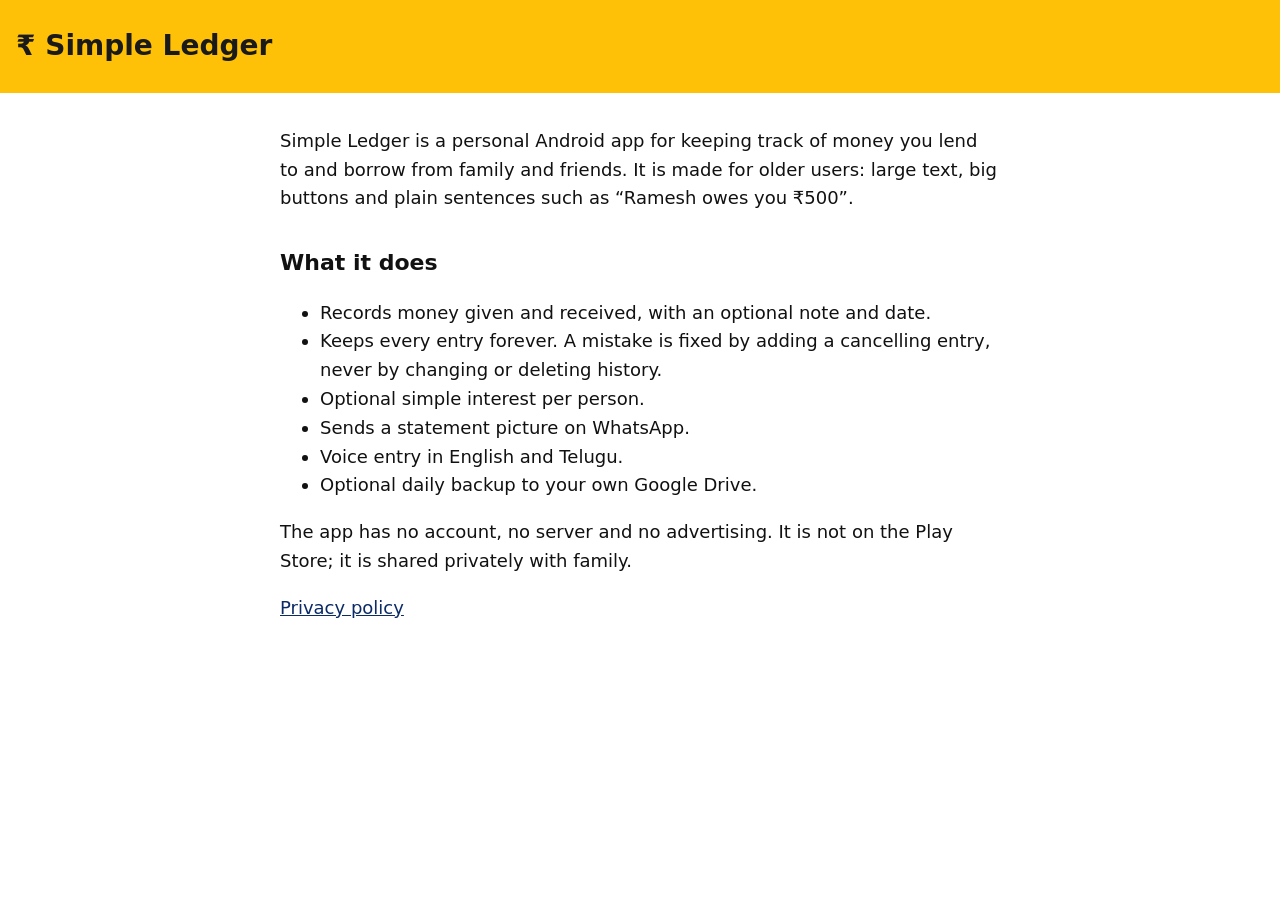
<file: index.html>
<!doctype html>
<html lang="en">
<head>
  <meta charset="utf-8">
  <meta name="viewport" content="width=device-width, initial-scale=1">
  <title>Simple Ledger</title>
  <link rel="stylesheet" href="style.css">
</head>
<body>
  <header><h1>₹ Simple Ledger</h1></header>
  <main>
    <p>Simple Ledger is a personal Android app for keeping track of money you lend to and borrow from family and friends.
      It is made for older users: large text, big buttons and plain sentences such as “Ramesh owes you ₹500”.</p>

    <h2>What it does</h2>
    <ul>
      <li>Records money given and received, with an optional note and date.</li>
      <li>Keeps every entry forever. A mistake is fixed by adding a cancelling entry, never by changing or deleting history.</li>
      <li>Optional simple interest per person.</li>
      <li>Sends a statement picture on WhatsApp.</li>
      <li>Voice entry in English and Telugu.</li>
      <li>Optional daily backup to your own Google Drive.</li>
    </ul>

    <p>The app has no account, no server and no advertising. It is not on the Play Store; it is shared privately with family.</p>

    <p><a href="privacy.html">Privacy policy</a></p>
  </main>
</body>
</html>
</file>
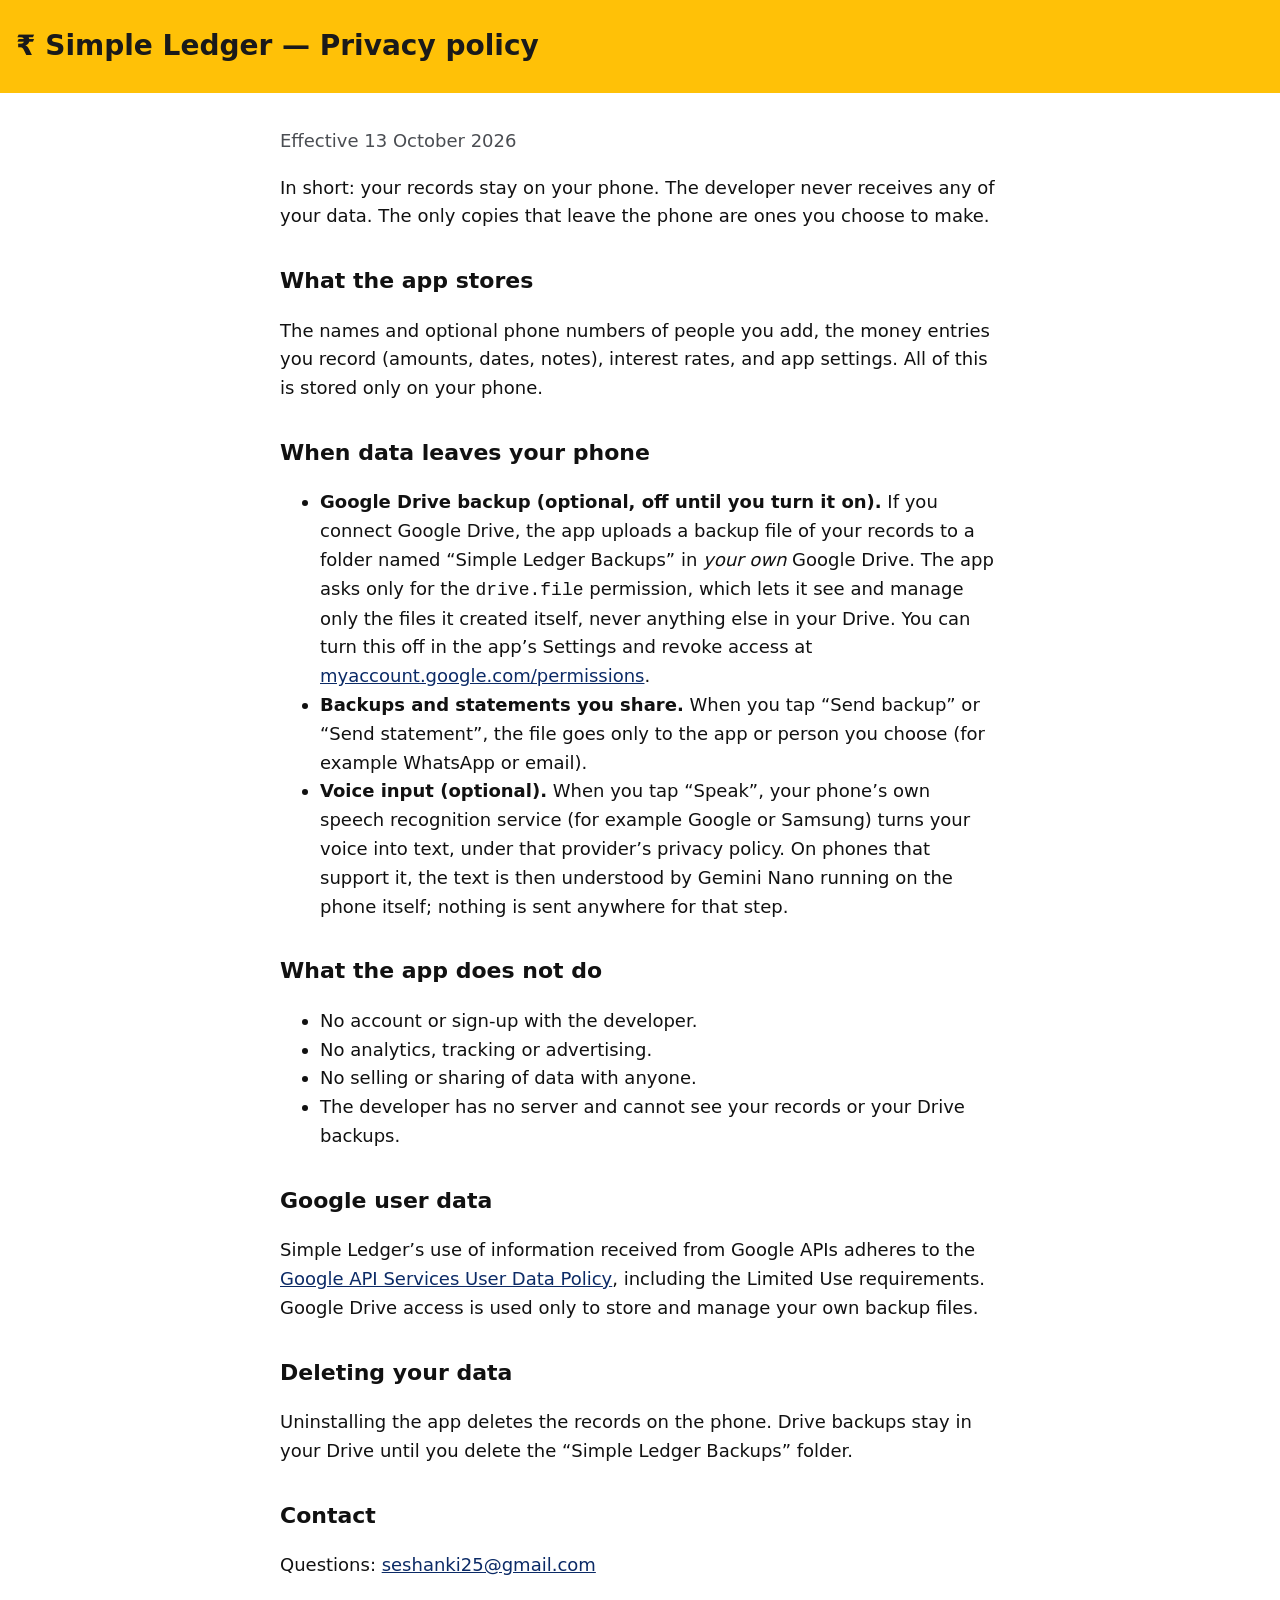
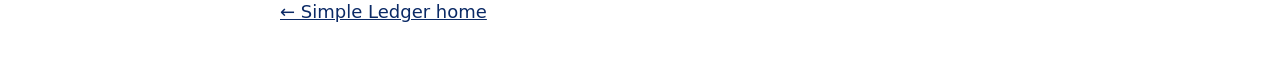
<file: privacy.html>
<!doctype html>
<html lang="en">
<head>
  <meta charset="utf-8">
  <meta name="viewport" content="width=device-width, initial-scale=1">
  <title>Simple Ledger Privacy</title>
  <link rel="stylesheet" href="style.css">
</head>
<body>
  <header><h1>₹ Simple Ledger — Privacy policy</h1></header>
  <main>
    <p class="muted">Effective 13 October 2026</p>

    <p>In short: your records stay on your phone. The developer never receives any of your data.
      The only copies that leave the phone are ones you choose to make.</p>

    <h2>What the app stores</h2>
    <p>The names and optional phone numbers of people you add, the money entries you record (amounts, dates, notes),
      interest rates, and app settings. All of this is stored only on your phone.</p>

    <h2>When data leaves your phone</h2>
    <ul>
      <li><strong>Google Drive backup (optional, off until you turn it on).</strong> If you connect Google Drive, the app
        uploads a backup file of your records to a folder named “Simple Ledger Backups” in <em>your own</em> Google Drive.
        The app asks only for the <code>drive.file</code> permission, which lets it see and manage only the files it
        created itself, never anything else in your Drive. You can turn this off in the app’s Settings and revoke access at
        <a href="https://myaccount.google.com/permissions">myaccount.google.com/permissions</a>.</li>
      <li><strong>Backups and statements you share.</strong> When you tap “Send backup” or “Send statement”, the file goes
        only to the app or person you choose (for example WhatsApp or email).</li>
      <li><strong>Voice input (optional).</strong> When you tap “Speak”, your phone’s own speech recognition service (for
        example Google or Samsung) turns your voice into text, under that provider’s privacy policy. On phones that
        support it, the text is then understood by Gemini Nano running on the phone itself; nothing is sent anywhere for
        that step.</li>
    </ul>

    <h2>What the app does not do</h2>
    <ul>
      <li>No account or sign-up with the developer.</li>
      <li>No analytics, tracking or advertising.</li>
      <li>No selling or sharing of data with anyone.</li>
      <li>The developer has no server and cannot see your records or your Drive backups.</li>
    </ul>

    <h2>Google user data</h2>
    <p>Simple Ledger’s use of information received from Google APIs adheres to the
      <a href="https://developers.google.com/terms/api-services-user-data-policy">Google API Services User Data Policy</a>,
      including the Limited Use requirements. Google Drive access is used only to store and manage your own backup files.</p>

    <h2>Deleting your data</h2>
    <p>Uninstalling the app deletes the records on the phone. Drive backups stay in your Drive until you delete the
      “Simple Ledger Backups” folder.</p>

    <h2>Contact</h2>
    <p>Questions: <a href="mailto:seshanki25@gmail.com">seshanki25@gmail.com</a></p>

    <p><a href="index.html">← Simple Ledger home</a></p>
  </main>
</body>
</html>
</file>
<file: style.css>
:root {
  --bg: #ffffff;
  --text: #111111;
  --muted: #4a4d52;
  --accent: #0b2a66;
  --band: #ffc107;
}

@media (prefers-color-scheme: dark) {
  :root {
    --bg: #121212;
    --text: #f2f2f2;
    --muted: #bdbdbd;
    --accent: #afc6ff;
  }
}

body {
  margin: 0;
  background: var(--bg);
  color: var(--text);
  font: 18px/1.6 system-ui, -apple-system, "Segoe UI", Roboto, sans-serif;
}

header {
  background: var(--band);
  color: #1a1a1a;
  padding: 24px 16px;
}

header h1 {
  margin: 0;
  font-size: 28px;
}

main {
  max-width: 720px;
  margin: 0 auto;
  padding: 16px;
}

h2 {
  margin-top: 32px;
  font-size: 22px;
}

a {
  color: var(--accent);
}

.muted {
  color: var(--muted);
}
</file>
